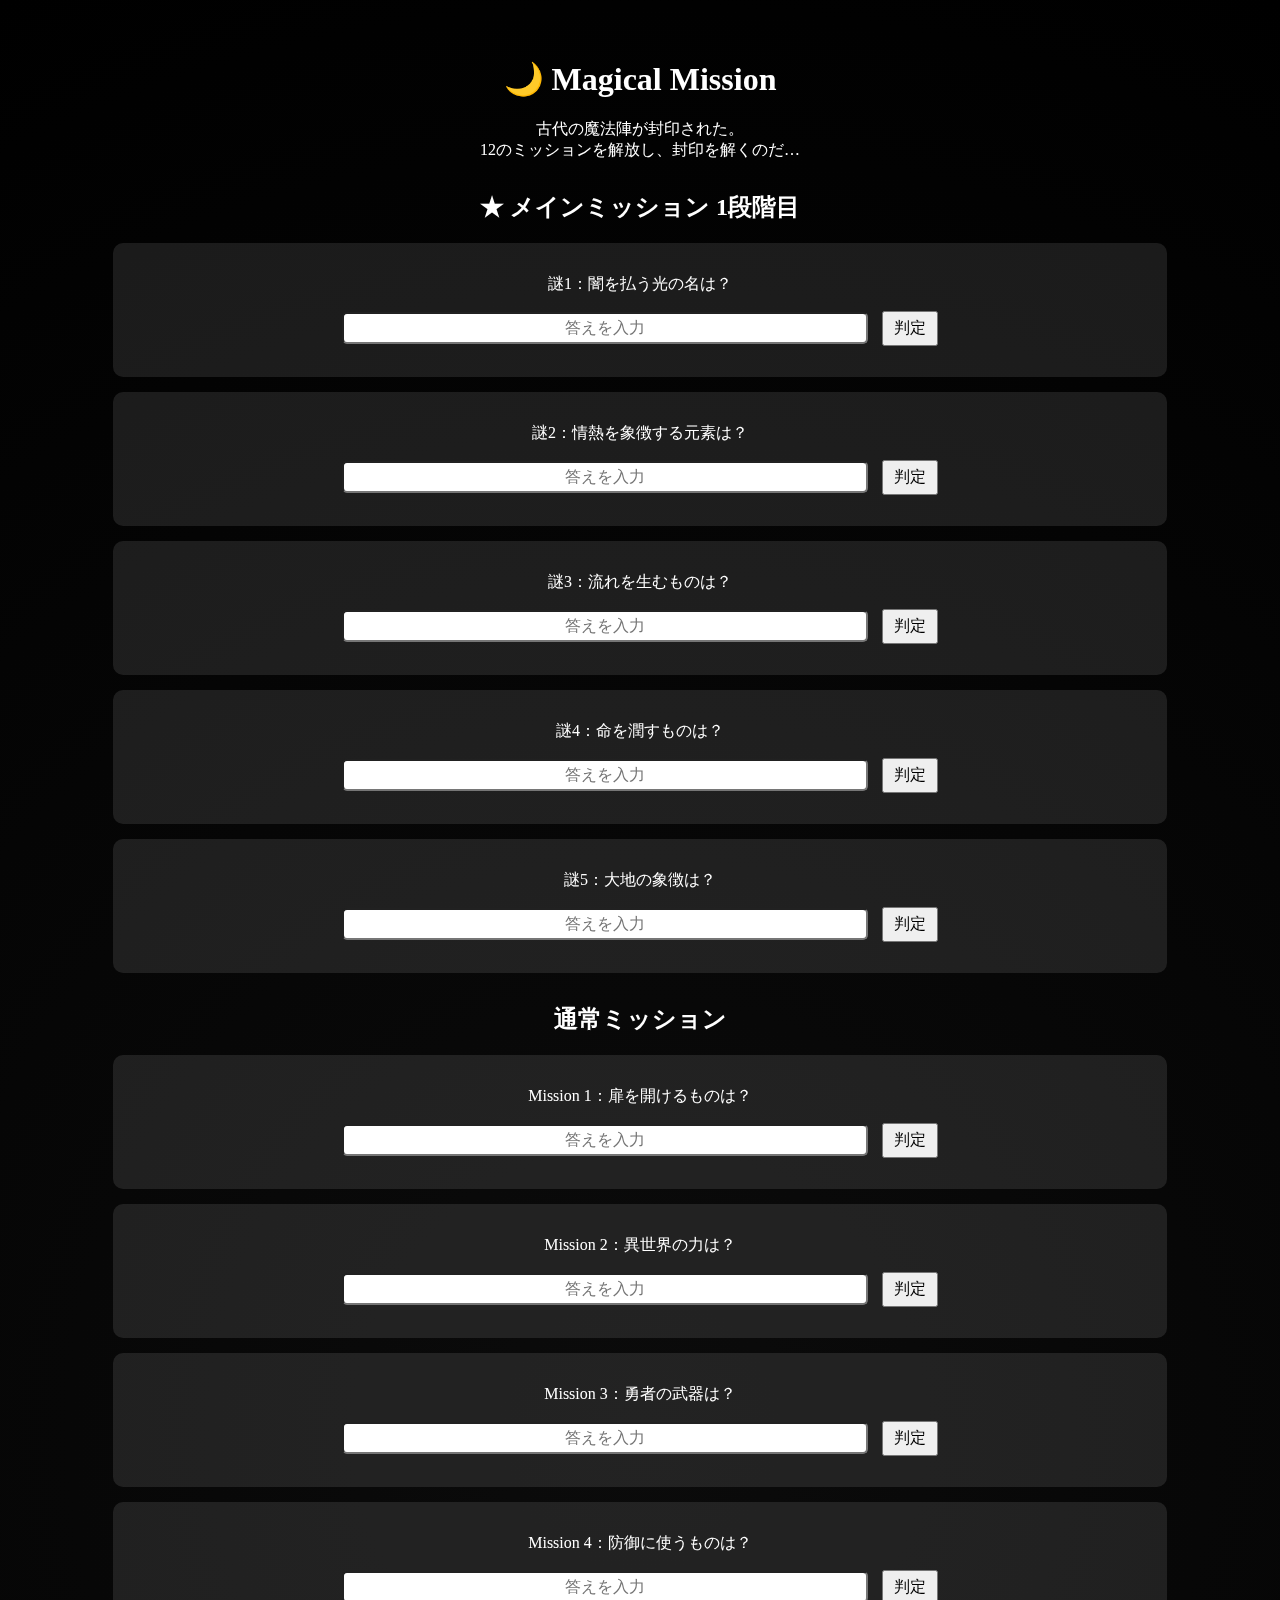
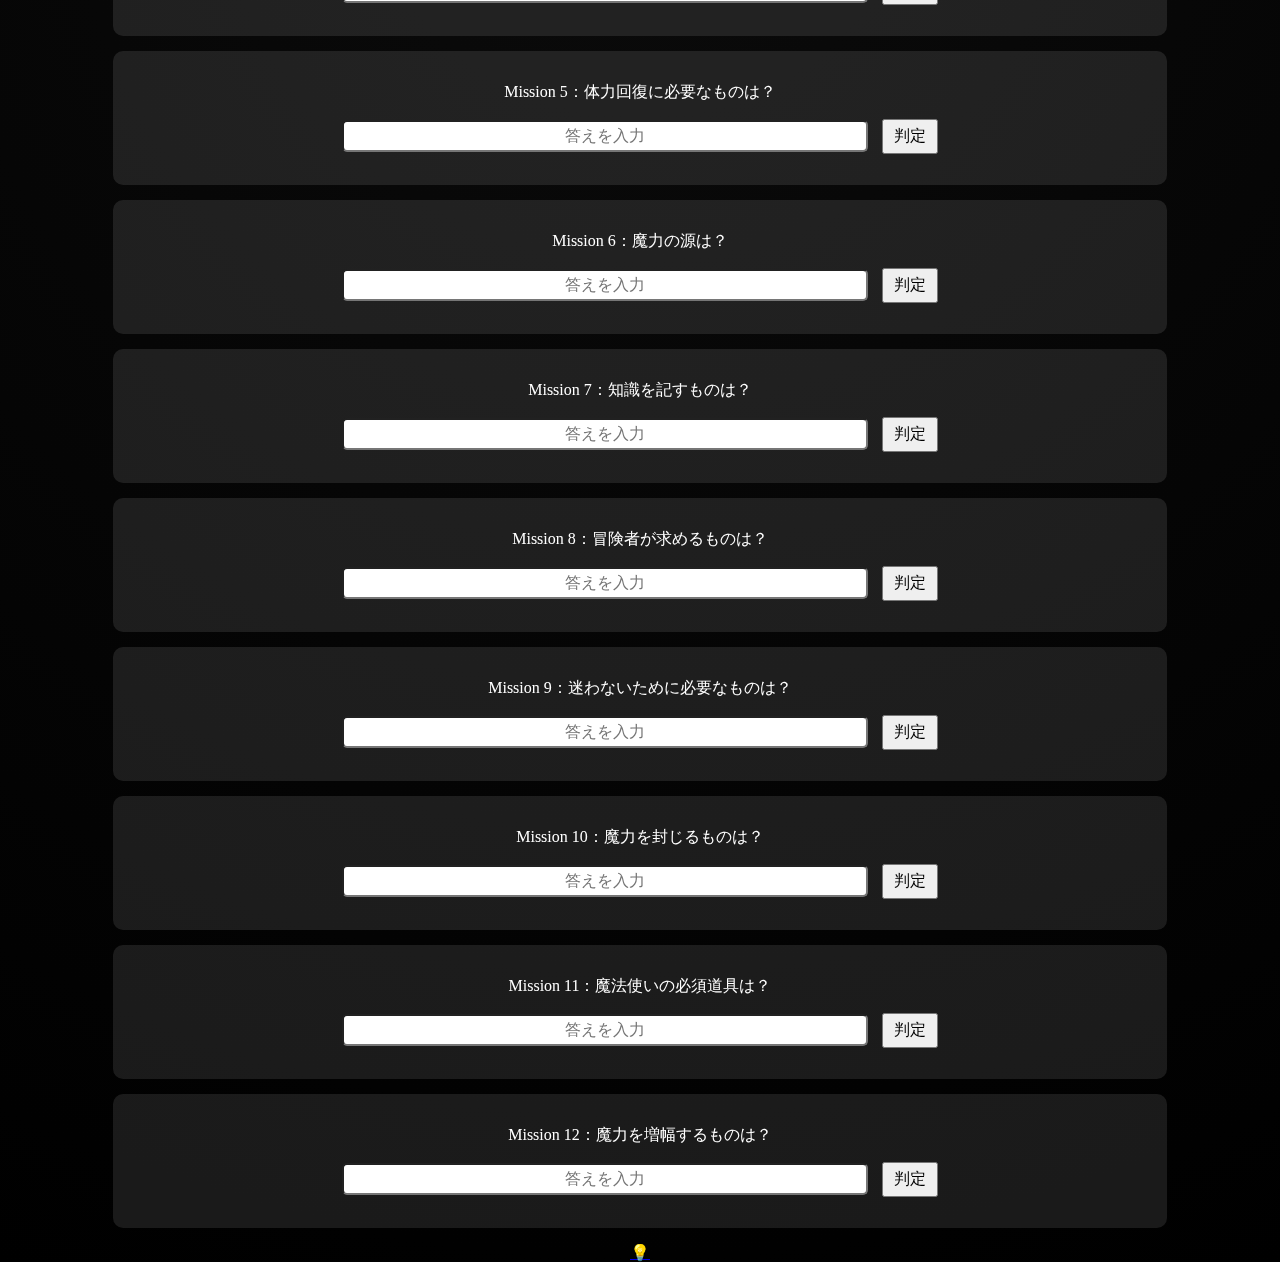
<file: index.html>
<!DOCTYPE html>
<html lang="ja">
<head>
  <meta charset="UTF-8">
  <meta name="viewport" content="width=device-width, initial-scale=1.0">
  <title>Magical Mission</title>
  <link rel="stylesheet" href="style.css">
</head>
<body>
  <div class="magic-circle"></div>
  <div id="story-container">
    <h1>🌙 Magical Mission</h1>
    <p id="story-text">古代の魔法陣が封印された。<br>12のミッションを解放し、封印を解くのだ…</p>
  </div>

  <div id="mission-container">
    <h2>★ メインミッション 1段階目</h2>
    <div class="mission" data-answer="光">
      <p>謎1：闇を払う光の名は？</p>
      <input type="text" class="answer" placeholder="答えを入力">
      <button class="check">判定</button>
      <p class="result"></p>
    </div>
    <div class="mission" data-answer="炎">
      <p>謎2：情熱を象徴する元素は？</p>
      <input type="text" class="answer" placeholder="答えを入力">
      <button class="check">判定</button>
      <p class="result"></p>
    </div>
    <div class="mission" data-answer="風">
      <p>謎3：流れを生むものは？</p>
      <input type="text" class="answer" placeholder="答えを入力">
      <button class="check">判定</button>
      <p class="result"></p>
    </div>
    <div class="mission" data-answer="水">
      <p>謎4：命を潤すものは？</p>
      <input type="text" class="answer" placeholder="答えを入力">
      <button class="check">判定</button>
      <p class="result"></p>
    </div>
    <div class="mission" data-answer="土">
      <p>謎5：大地の象徴は？</p>
      <input type="text" class="answer" placeholder="答えを入力">
      <button class="check">判定</button>
      <p class="result"></p>
    </div>
  </div>

    <!-- 2段階目 -->
  <div id="main-mission-2" class="hidden">
    <h2>★ メインミッション 2段階目</h2>
    <p id="story2-text">先程の冒険の結果…次のキーワードを入力してください。</p>
    <input type="text" id="keyword2" placeholder="キーワード">
    <button id="check2">判定</button>
    <p id="result2"></p>
  </div>

  <!-- 3段階目 -->
  <div id="main-mission-3" class="hidden">
    <h2>★ メインミッション 3段階目</h2>
    <p id="story3-text">新しい謎が現れました。キーワードを入力してください。</p>
    <input type="text" id="keyword3" placeholder="キーワード">
    <button id="check3">判定</button>
    <p id="result3"></p>
  </div>

  <!-- 4段階目 -->
  <div id="main-mission-4" class="hidden">
    <h2>★ メインミッション 4段階目</h2>
    <p id="story4-text">動画を確認しよう！キーワードを入力してください。</p>
    <input type="text" id="keyword4" placeholder="キーワード">
    <button id="check4">判定</button>
    <p id="result4"></p>
    <div id="video-container" class="hidden">
      <video id="mission-video" width="640" controls>
        <source src="https://samplelib.com/lib/preview/mp4/sample-5s.mp4" type="video/mp4">
        お使いのブラウザは動画再生に対応していません。
      </video>
    </div>
  </div>

  <!-- 5段階目 -->
  <div id="main-mission-5" class="hidden">
    <h2>★ メインミッション 5段階目</h2>
    <p id="story5-text">最後の挑戦！キーワードを入力してください。</p>
    <input type="text" id="keyword5" placeholder="キーワード">
    <button id="check5">判定</button>
    <p id="result5"></p>
  </div>
</div>

   <!-- 通常ミッション -->
  <div id="mission-container">
    <h2>通常ミッション</h2>
    <!-- 12個のミッションをここに記載 -->
    <div class="mission" data-answer="鍵">
      <p>Mission 1：扉を開けるものは？</p>
      <input type="text" class="answer" placeholder="答えを入力">
      <button class="check">判定</button>
      <p class="result"></p>
    </div>
    <div class="mission" data-answer="魔法">
      <p>Mission 2：異世界の力は？</p>
      <input type="text" class="answer" placeholder="答えを入力">
      <button class="check">判定</button>
      <p class="result"></p>
    </div>
    <div class="mission" data-answer="剣">
      <p>Mission 3：勇者の武器は？</p>
      <input type="text" class="answer" placeholder="答えを入力">
      <button class="check">判定</button>
      <p class="result"></p>
    </div>
    <div class="mission" data-answer="盾">
      <p>Mission 4：防御に使うものは？</p>
      <input type="text" class="answer" placeholder="答えを入力">
      <button class="check">判定</button>
      <p class="result"></p>
    </div>
    <div class="mission" data-answer="薬">
      <p>Mission 5：体力回復に必要なものは？</p>
      <input type="text" class="answer" placeholder="答えを入力">
      <button class="check">判定</button>
      <p class="result"></p>
    </div>
    <div class="mission" data-answer="魔石">
      <p>Mission 6：魔力の源は？</p>
      <input type="text" class="answer" placeholder="答えを入力">
      <button class="check">判定</button>
      <p class="result"></p>
    </div>
    <div class="mission" data-answer="書">
      <p>Mission 7：知識を記すものは？</p>
      <input type="text" class="answer" placeholder="答えを入力">
      <button class="check">判定</button>
      <p class="result"></p>
    </div>
    <div class="mission" data-answer="宝">
      <p>Mission 8：冒険者が求めるものは？</p>
      <input type="text" class="answer" placeholder="答えを入力">
      <button class="check">判定</button>
      <p class="result"></p>
    </div>
    <div class="mission" data-answer="地図">
      <p>Mission 9：迷わないために必要なものは？</p>
      <input type="text" class="answer" placeholder="答えを入力">
      <button class="check">判定</button>
      <p class="result"></p>
    </div>
    <div class="mission" data-answer="指輪">
      <p>Mission 10：魔力を封じるものは？</p>
      <input type="text" class="answer" placeholder="答えを入力">
      <button class="check">判定</button>
      <p class="result"></p>
    </div>
    <div class="mission" data-answer="杖">
      <p>Mission 11：魔法使いの必須道具は？</p>
      <input type="text" class="answer" placeholder="答えを入力">
      <button class="check">判定</button>
      <p class="result"></p>
    </div>
    <div class="mission" data-answer="宝石">
      <p>Mission 12：魔力を増幅するものは？</p>
      <input type="text" class="answer" placeholder="答えを入力">
      <button class="check">判定</button>
      <p class="result"></p>
    </div>
  </div>

  <!-- 動画 -->
  <div id="video-container" class="hidden">
    <video id="mission-video" width="640" controls>
      <source src="https://samplelib.com/lib/preview/mp4/sample-5s.mp4" type="video/mp4">
      お使いのブラウザは動画再生に対応していません。
    </video>
  </div>

  <!-- ヒントアイコン -->
   <!-- 💡ヒントアイコン -->
  <a href="hint.html" class="hint-icon" target="_blank" title="ヒントを見る">💡</a>


  <script src="script.js"></script>
</body>
</html>
</file>
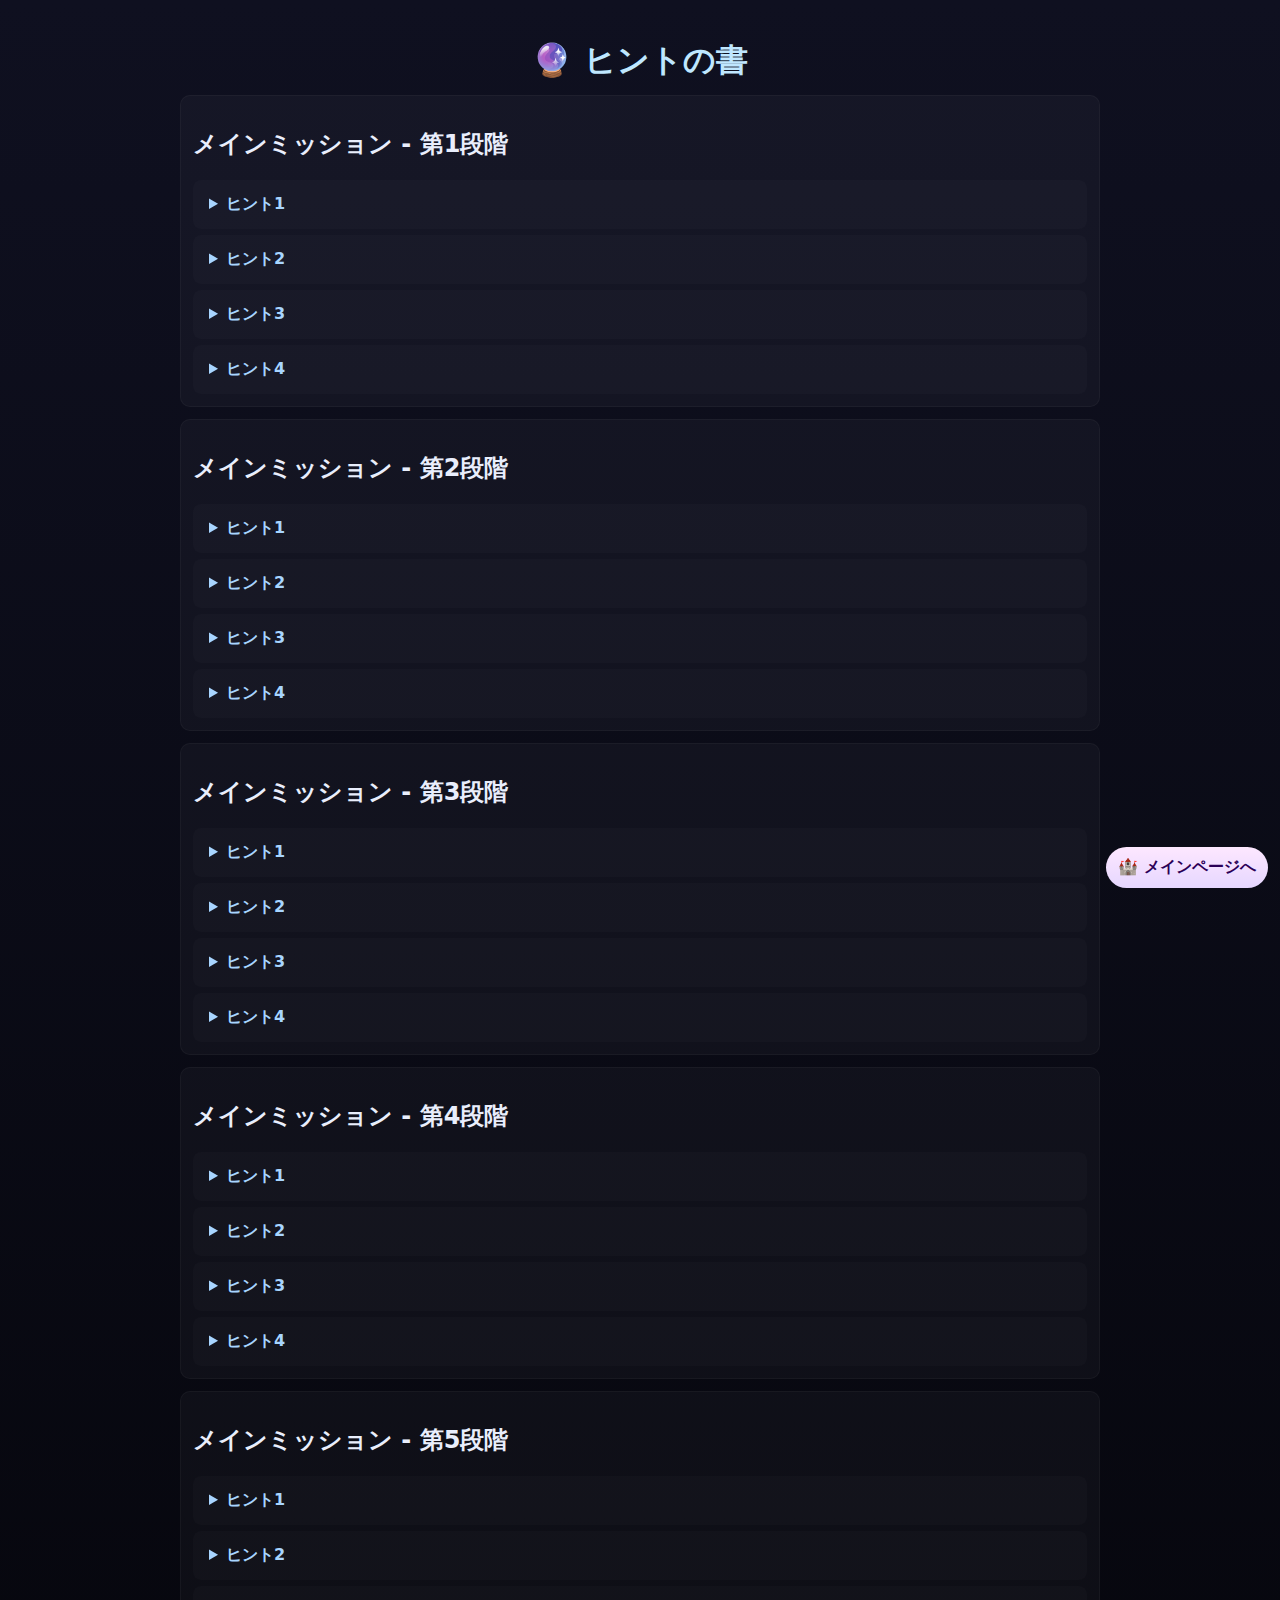
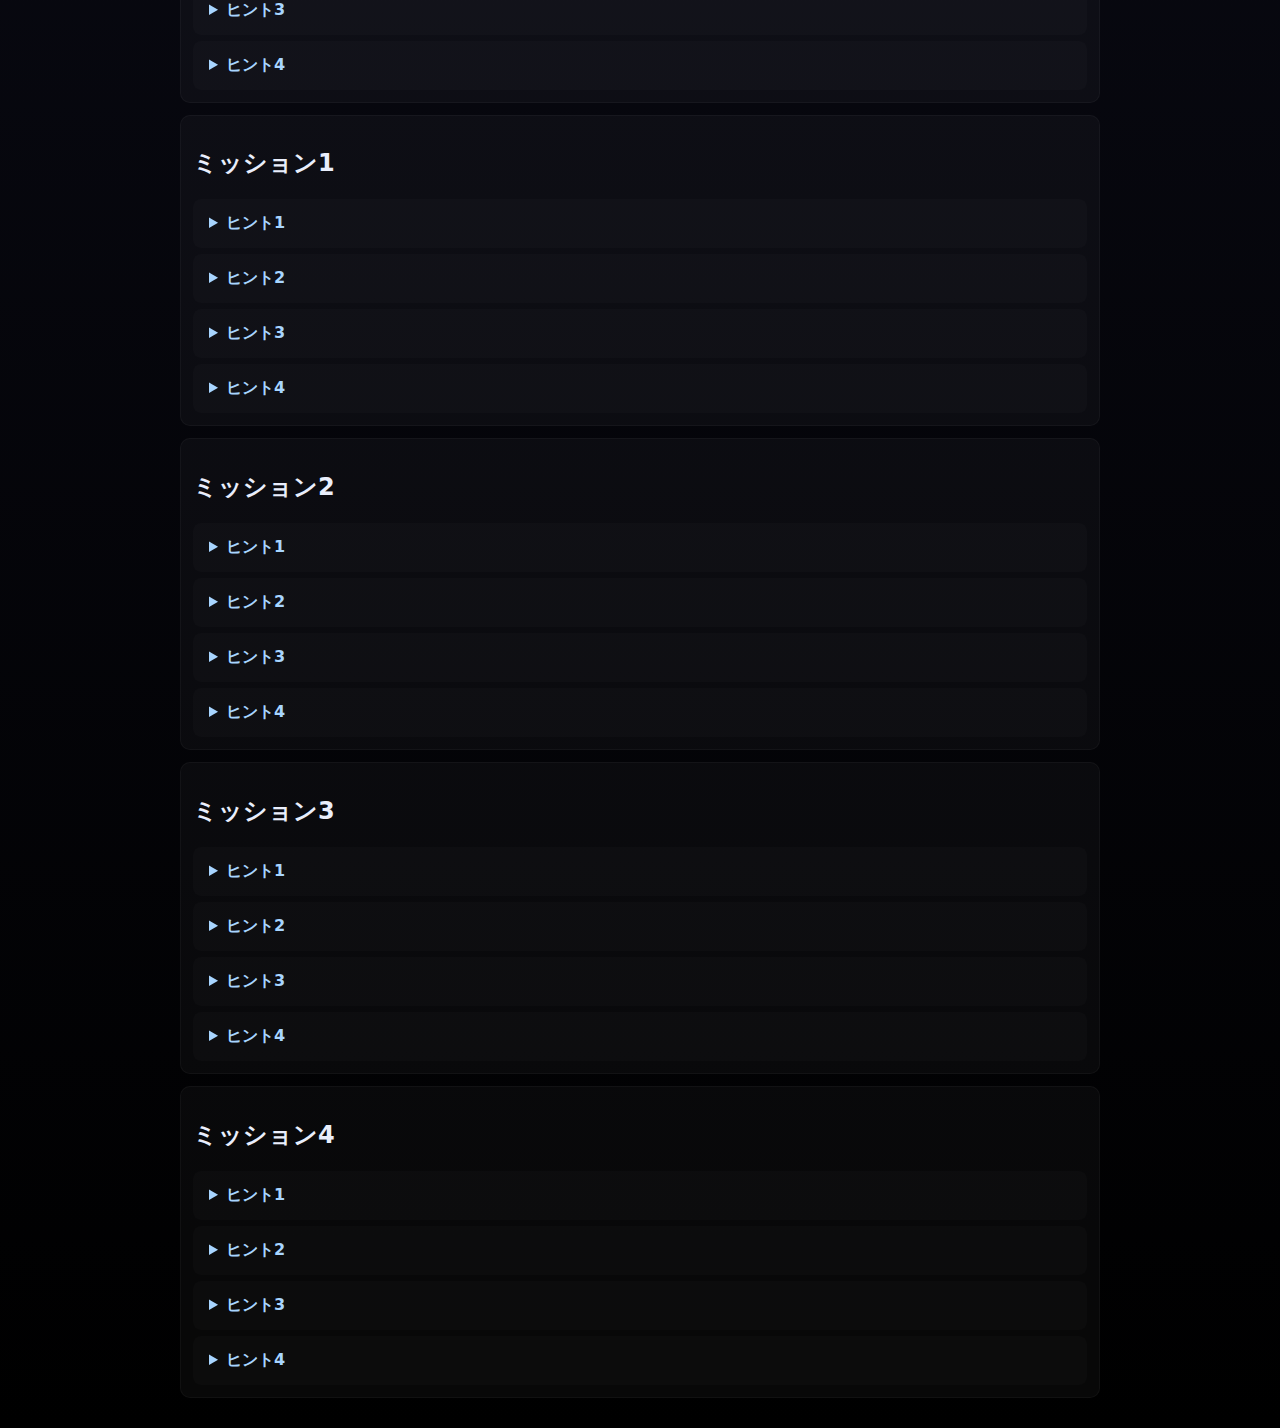
<file: hint.html>
<!DOCTYPE html>
<html lang="ja">
<head>
<meta charset="utf-8" />
<meta name="viewport" content="width=device-width,initial-scale=1" />
<title>ヒント集 - 魔導研究会</title>
<style>
  body{margin:0;font-family:system-ui,"Noto Sans JP",sans-serif;background:linear-gradient(180deg,#0f1020,#000);color:#e9eefc;padding:18px}
  .container{max-width:920px;margin:0 auto}
  h1{text-align:center;color:#bfe7ff;margin-bottom:12px}
  .section{background:rgba(255,255,255,0.03);padding:12px;border-radius:10px;margin-bottom:12px;border:1px solid rgba(255,255,255,0.04)}
  details{background:rgba(255,255,255,0.02);padding:8px;border-radius:8px;margin-top:6px}
  summary{cursor:pointer;padding:6px 8px;font-weight:700;color:#a8d5ff}
  .hint-img{max-width:100%;border-radius:8px;margin-top:8px}
  .back{position:fixed;right:12px;bottom:12px;background:linear-gradient(180deg,#fde7ff,#e6d7ff);color:#2b0057;padding:10px 12px;border-radius:999px;font-weight:700;text-decoration:none}
</style>
</head>
<body>
  <div class="container">
    <h1>🔮 ヒントの書</h1>

    <!-- メインミッション（5段階 × 4ヒント） -->
    <div class="section"><h2>メインミッション - 第1段階</h2>
      <details><summary>ヒント1</summary><div>第1段階ヒント1（ここを書き換えてください）</div></details>
      <details><summary>ヒント2</summary><div>第1段階ヒント2</div></details>
      <details><summary>ヒント3</summary><div>第1段階ヒント3</div></details>
      <details><summary>ヒント4</summary><div>第1段階ヒント4</div></details>
    </div>

    <div class="section"><h2>メインミッション - 第2段階</h2>
      <details><summary>ヒント1</summary><div>第2段階ヒント1</div></details>
      <details><summary>ヒント2</summary><div>第2段階ヒント2</div></details>
      <details><summary>ヒント3</summary><div>第2段階ヒント3</div></details>
      <details><summary>ヒント4</summary><div>第2段階ヒント4</div></details>
    </div>

    <div class="section"><h2>メインミッション - 第3段階</h2>
      <details><summary>ヒント1</summary><div>第3段階ヒント1</div></details>
      <details><summary>ヒント2</summary><div>第3段階ヒント2</div></details>
      <details><summary>ヒント3</summary><div>第3段階ヒント3</div></details>
      <details><summary>ヒント4</summary><div>第3段階ヒント4</div></details>
    </div>

    <div class="section"><h2>メインミッション - 第4段階</h2>
      <details><summary>ヒント1</summary><div>第4段階ヒント1</div></details>
      <details><summary>ヒント2</summary><div>第4段階ヒント2</div></details>
      <details><summary>ヒント3</summary><div>第4段階ヒント3</div></details>
      <details><summary>ヒント4</summary><div>第4段階ヒント4</div></details>
    </div>

    <div class="section"><h2>メインミッション - 第5段階</h2>
      <details><summary>ヒント1</summary><div>第5段階ヒント1</div></details>
      <details><summary>ヒント2</summary><div>第5段階ヒント2</div></details>
      <details><summary>ヒント3</summary><div>第5段階ヒント3</div></details>
      <details><summary>ヒント4</summary><div>第5段階ヒント4</div></details>
    </div>

    <!-- 通常ミッション 1〜12 (各4ヒント) -->
    <div class="section"><h2>ミッション1</h2>
      <details><summary>ヒント1</summary><div>ミッション1 ヒント1</div></details>
      <details><summary>ヒント2</summary><div>ミッション1 ヒント2</div></details>
      <details><summary>ヒント3</summary><div>ミッション1 ヒント3</div></details>
      <details><summary>ヒント4</summary><div>ミッション1 ヒント4</div></details>
    </div>

    <div class="section"><h2>ミッション2</h2>
      <details><summary>ヒント1</summary><div>ミッション2 ヒント1</div></details>
      <details><summary>ヒント2</summary><div>ミッション2 ヒント2</div></details>
      <details><summary>ヒント3</summary><div>ミッション2 ヒント3</div></details>
      <details><summary>ヒント4</summary><div>ミッション2 ヒント4</div></details>
    </div>

    <div class="section"><h2>ミッション3</h2>
      <details><summary>ヒント1</summary><div>ミッション3 ヒント1</div></details>
      <details><summary>ヒント2</summary><div>ミッション3 ヒント2</div></details>
      <details><summary>ヒント3</summary><div>ミッション3 ヒント3</div></details>
      <details><summary>ヒント4</summary><div>ミッション3 ヒント4</div></details>
    </div>

    <!-- 4〜12は同様にコピペして編集してください -->
    <div class="section"><h2>ミッション4</h2>
      <details><summary>ヒント1</summary><div>ミッション4 ヒント1</div></details>
      <details><summary>ヒント2</summary><div>ミッション4 ヒント2</div></details>
      <details><summary>ヒント3</summary><div>ミッション4 ヒント3</div></details>
      <details><summary>ヒント4</summary><div>ミッション4 ヒント4</div></details>
    </div>

    <!-- ... ミッション5〜12 を同じ形式で追加してください ... -->

  </div>

  <a class="back" href="index.html">🏰 メインページへ</a>
</body>
</html>
</file>
<file: style.css>
body {
  margin: 0;
  font-family: 'Noto Serif JP', serif;
  background: radial-gradient(circle at center, #0b0b0b 0%, #000000 100%);
  color: #fff;
  text-align: center;
  overflow-x: hidden;
}

.magic-circle {
  position: fixed;
  top: 50%;
  left: 50%;
  width: 600px;
  height: 600px;
  background: url('https://i.imgur.com/7WcQFvP.png') no-repeat center/contain;
  transform: translate(-50%, -50%) rotate(0deg);
  opacity: 0.25;
  animation: rotate 40s linear infinite;
  z-index: 0;
}

@keyframes rotate {
  from { transform: translate(-50%, -50%) rotate(0deg); }
  to { transform: translate(-50%, -50%) rotate(360deg); }
}

#story-container {
  position: relative;
  z-index: 1;
  margin-top: 60px;
}

#mission-container {
  position: relative;
  z-index: 1;
  margin-top: 30px;
}

.mission {
  background: rgba(255,255,255,0.1);
  margin: 15px auto;
  width: 80%;
  padding: 15px;
  border-radius: 10px;
}

input.answer {
  width: 50%;
  padding: 5px;
  font-size: 1rem;
  text-align: center;
  border-radius: 5px;
}

button.check {
  margin-left: 10px;
  padding: 5px 10px;
  font-size: 1rem;
}

#hint-icon {
  position: fixed;
  bottom: 20px;
  right: 20px;
  font-size: 2rem;
  background: white;
  color: black;
  border-radius: 50%;
  width: 50px;
  height: 50px;
  line-height: 50px;
  text-decoration: none;
  text-align: center;
  box-shadow: 0 0 10px rgba(255,255,255,0.5);
  transition: transform 0.3s;
  z-index: 2;
}

#hint-icon:hover {
  transform: scale(1.1);
}

.hidden {
  display: none;
}

#video-container {
  margin-top: 30px;
}
</file>
